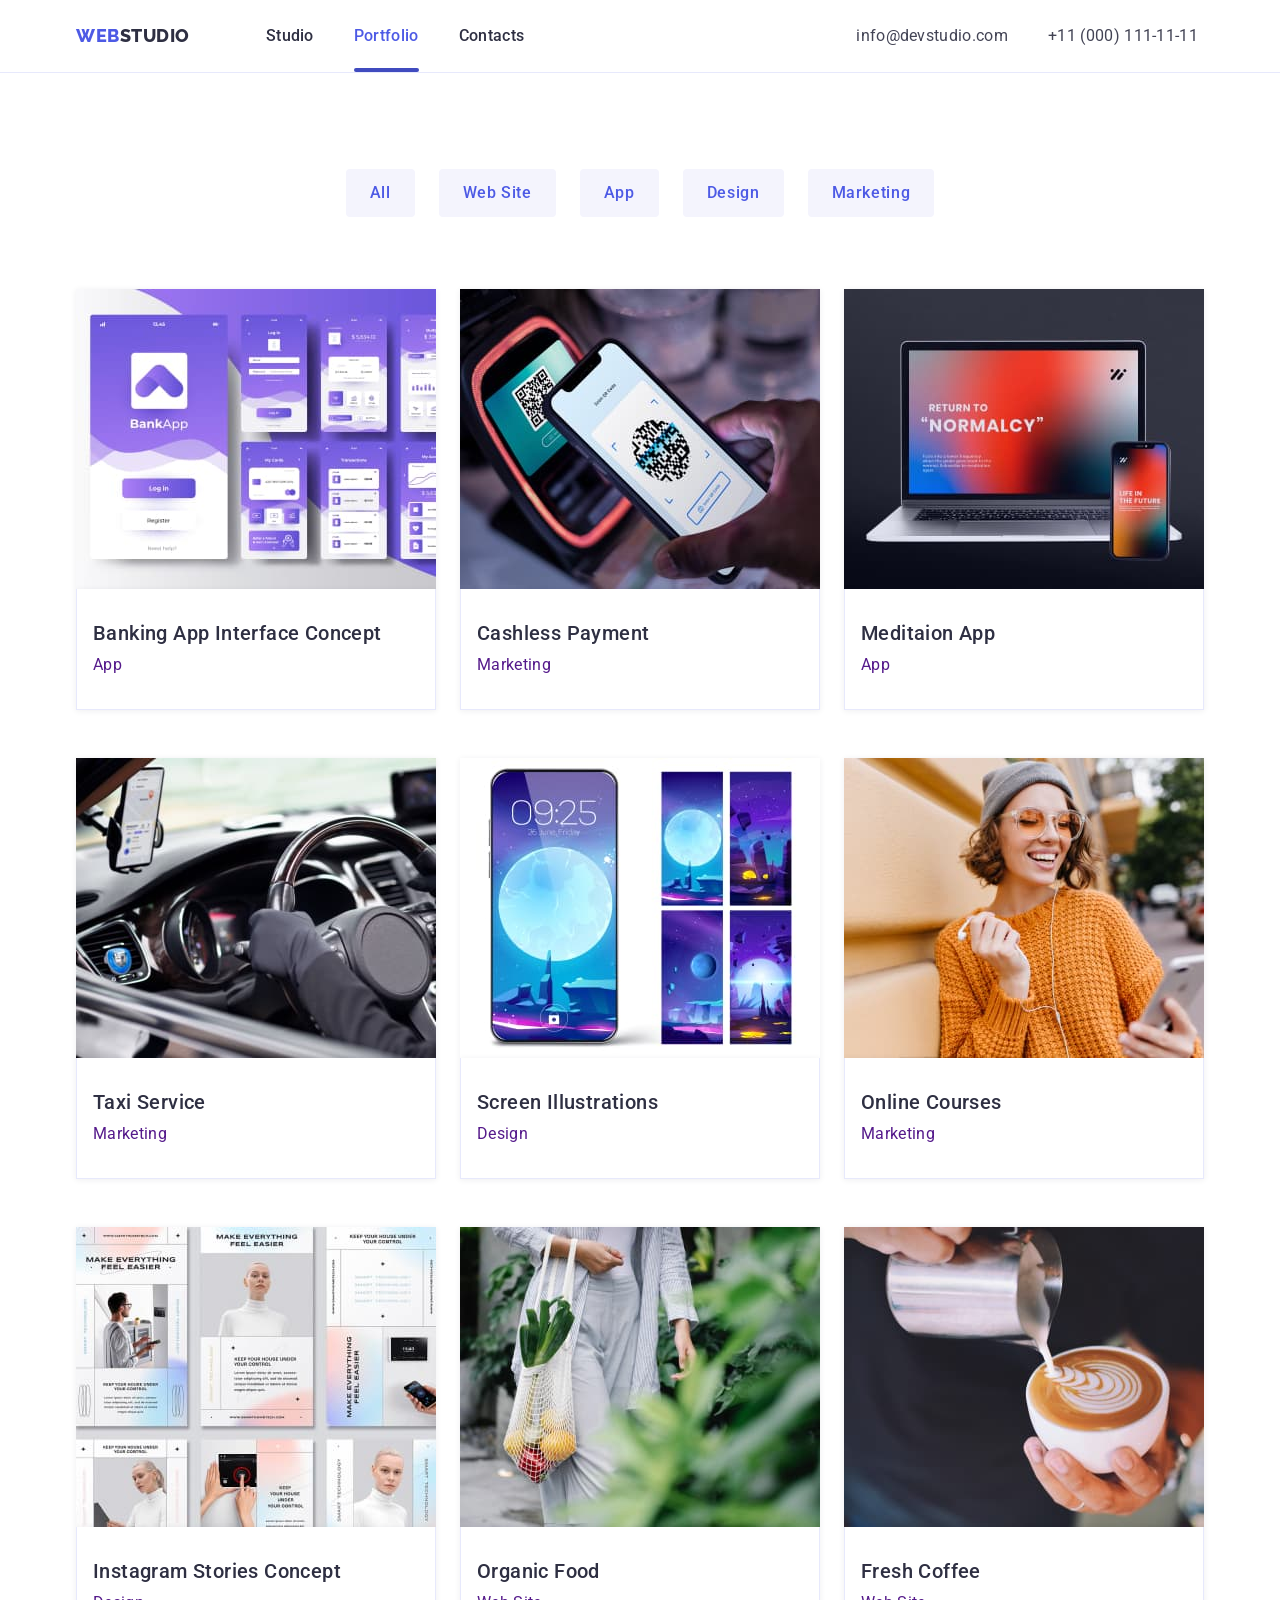
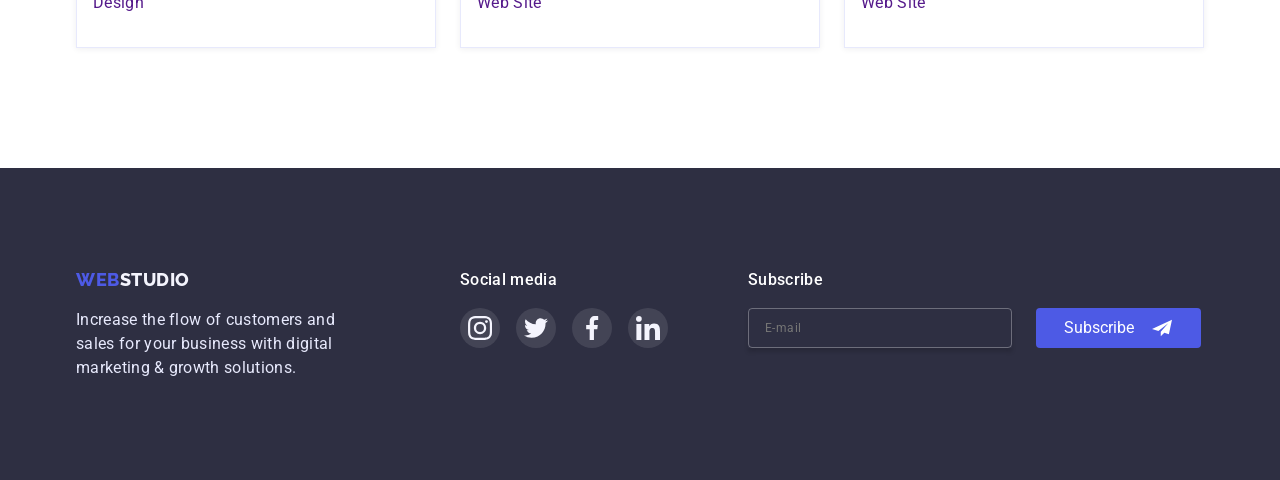
<file: portfolio.html>
<!DOCTYPE html>
<html lang="en">
  <head>
    <meta charset="UTF-8" />
    <meta http-equiv="X-UA-Compatible" content="IE=edge" />
    <meta name="viewport" content="width=device-width, initial-scale=1.0" />
    <title>Portfolio</title>
    <link rel="preconnect" href="https://fonts.googleapis.com" />
    <link rel="preconnect" href="https://fonts.gstatic.com" crossorigin />
    <link
      href="https://fonts.googleapis.com/css2?family=Raleway:wght@800&family=Roboto:wght@400;500;700;900&display=swap"
      rel="stylesheet"
    />
    <link
      rel="stylesheet"
      href="https://cdn.jsdelivr.net/npm/modern-normalize@1.1.0/modern-normalize.min.css"
    />
    <link rel="stylesheet" href="./css/./styles.css" />
  </head>
  <body>
    <header class="header">
      <section>
        <div class="container">
          <div class="header-wrapper">
            <nav class="header-nav">
              <a class="logo" href="./index.html">Web<span class="header-logo">Studio</span></a>
              <ul class="header-list list">
                <li>
                  <a class="header-link link" href="./index.html">Studio</a>
                </li>
                <li>
                  <a class="header-link link current" href="./portfolio.html">Portfolio</a>
                </li>
                <li><a class="header-link link" href="#">Contacts</a></li>
              </ul>
            </nav>
            <ul class="header-contacts list">
              <li
                ><a class="header-contact link" href="mailto:info@devstudio.com"
                  >info@devstudio.com</a
                ></li
              >
              <li
                ><a class="header-contact link" href="tel:+110001111111">+11 (000) 111-11-11</a></li
              >
            </ul>
          </div>
        </div>
      </section>
    </header>
    <main>
      <section class="filter-section">
        <div class="filter-container container">
          <h1 class="visually-hidden">Filter</h1>
          <ul class="filter-list list">
            <li class="filter-item item"
              ><button class="filter-button-one filter-button" type="button">All</button></li
            >
            <li class="filter-item item"
              ><button class="filter-button-two filter-button" type="button">Web Site</button></li
            >
            <li class="filter-item item"
              ><button class="filter-button-three filter-button" type="button">App</button></li
            >
            <li class="filter-item item"
              ><button class="filter-button-four filter-button" type="button">Design</button></li
            >
            <li class="filter-item item"
              ><button class="filter-button-five filter-button" type="button">Marketing</button></li
            >
          </ul>
          <h2 class="visually-hidden">Works</h2>
          <ul class="portfolio-list card-set list">
            <li class="portfolio-item card-set-item item">
              <a class="portfolio-card" href="">
                <div class="portfolio-overlay">
                  <img
                    class="portfolio-overlay-img"
                    src="./images/banking-app.jpg"
                    alt="banking-app"
                    width="360"
                    height="300"
                  />
                  <p class="portfolio-overlay-text"
                    >14 Stylish and User-Friendly App Design Concepts · Task Manager App · Calorie
                    Tracker App · Exotic Fruit Ecommerce App · Cloud Storage App</p
                  >
                </div>
                <div class="portfolio-wrapper">
                  <h3 class="portfolio-title">Banking App Interface Concept</h3>
                  <p class="text">App</p>
                </div>
              </a>
            </li>
            <li class="portfolio-item card-set-item item">
              <a class="portfolio-card" href="">
                <div class="portfolio-overlay">
                  <img
                    class="portfolio-overlay-img"
                    src="./images/cashless-payment.jpg"
                    alt="cashless-payment"
                    width="360"
                    height="300"
                  />
                  <p class="portfolio-overlay-text"
                    >14 Stylish and User-Friendly App Design Concepts · Task Manager App · Calorie
                    Tracker App · Exotic Fruit Ecommerce App · Cloud Storage App</p
                  >
                </div>
                <div class="portfolio-wrapper">
                  <h3 class="portfolio-title">Cashless Payment</h3>
                  <p class="text">Marketing</p>
                </div>
              </a>
            </li>
            <li class="portfolio-item card-set-item item">
              <a class="portfolio-card" href="">
                <div class="portfolio-overlay">
                  <img
                    class="portfolio-overlay-img"
                    src="./images/meditaion-app.jpg"
                    alt="meditaion-app"
                    width="360"
                    height="300"
                  />
                  <p class="portfolio-overlay-text"
                    >14 Stylish and User-Friendly App Design Concepts · Task Manager App · Calorie
                    Tracker App · Exotic Fruit Ecommerce App · Cloud Storage App</p
                  >
                </div>
                <div class="portfolio-wrapper">
                  <h3 class="portfolio-title">Meditaion App</h3>
                  <p class="text">App</p>
                </div>
              </a>
            </li>
            <li class="portfolio-item card-set-item item">
              <a class="portfolio-card" href="">
                <div class="portfolio-overlay">
                  <img
                    class="portfolio-overlay-img"
                    src="./images/taxi-service.jpg"
                    alt="taxi-service"
                    width="360"
                    height="300"
                  />
                  <p class="portfolio-overlay-text"
                    >14 Stylish and User-Friendly App Design Concepts · Task Manager App · Calorie
                    Tracker App · Exotic Fruit Ecommerce App · Cloud Storage App</p
                  >
                </div>
                <div class="portfolio-wrapper">
                  <h3 class="portfolio-title">Taxi Service</h3>
                  <p class="text">Marketing</p>
                </div>
              </a>
            </li>
            <li class="portfolio-item card-set-item item">
              <a class="portfolio-card" href="">
                <div class="portfolio-overlay">
                  <img
                    class="portfolio-overlay-img"
                    src="./images/screen-illustrations.jpg"
                    alt="screen-illustrations"
                    width="360"
                    height="300"
                  />
                  <p class="portfolio-overlay-text"
                    >14 Stylish and User-Friendly App Design Concepts · Task Manager App · Calorie
                    Tracker App · Exotic Fruit Ecommerce App · Cloud Storage App</p
                  >
                </div>
                <div class="portfolio-wrapper">
                  <h3 class="portfolio-title">Screen Illustrations</h3>
                  <p class="text">Design</p>
                </div>
              </a>
            </li>
            <li class="portfolio-item card-set-item item">
              <a class="portfolio-card" href="">
                <div class="portfolio-overlay">
                  <img
                    class="portfolio-overlay-img"
                    src="./images/online-courses.jpg"
                    alt="online-courses"
                    width="360"
                    height="300"
                  />
                  <p class="portfolio-overlay-text"
                    >14 Stylish and User-Friendly App Design Concepts · Task Manager App · Calorie
                    Tracker App · Exotic Fruit Ecommerce App · Cloud Storage App</p
                  >
                </div>
                <div class="portfolio-wrapper">
                  <h3 class="portfolio-title">Online Courses</h3>
                  <p class="text">Marketing</p>
                </div>
              </a>
            </li>
            <li class="portfolio-item card-set-item item">
              <a class="portfolio-card" href="">
                <div class="portfolio-overlay">
                  <img
                    class="portfolio-overlay-img"
                    src="./images/instagram-stories.jpg"
                    alt="instagram-stories"
                    width="360"
                    height="300"
                  />
                  <p class="portfolio-overlay-text"
                    >14 Stylish and User-Friendly App Design Concepts · Task Manager App · Calorie
                    Tracker App · Exotic Fruit Ecommerce App · Cloud Storage App</p
                  >
                </div>
                <div class="portfolio-wrapper">
                  <h3 class="portfolio-title">Instagram Stories Concept</h3>
                  <p class="text">Design</p>
                </div>
              </a>
            </li>
            <li class="portfolio-item card-set-item item">
              <a class="portfolio-card" href="">
                <div class="portfolio-overlay">
                  <img
                    class="portfolio-overlay-img"
                    src="./images/organic-food.jpg"
                    alt="organic-food"
                    width="360"
                    height="300"
                  />
                  <p class="portfolio-overlay-text"
                    >14 Stylish and User-Friendly App Design Concepts · Task Manager App · Calorie
                    Tracker App · Exotic Fruit Ecommerce App · Cloud Storage App</p
                  >
                </div>
                <div class="portfolio-wrapper">
                  <h3 class="portfolio-title">Organic Food</h3>
                  <p class="text">Web Site</p>
                </div>
              </a>
            </li>
            <li class="portfolio-item card-set-item item">
              <a class="portfolio-card" href="">
                <div class="portfolio-overlay">
                  <img
                    class="portfolio-overlay-img"
                    src="./images/fresh-coffee.jpg"
                    alt="fresh-coffee"
                    width="360"
                    height="300"
                  />
                  <p class="portfolio-overlay-text"
                    >14 Stylish and User-Friendly App Design Concepts · Task Manager App · Calorie
                    Tracker App · Exotic Fruit Ecommerce App · Cloud Storage App</p
                  >
                </div>
                <div class="portfolio-wrapper">
                  <h3 class="portfolio-title">Fresh Coffee</h3>
                  <p class="text">Web Site</p>
                </div>
              </a>
            </li>
          </ul>
        </div>
      </section>
    </main>
    <footer class="footer">
      <div class="footer-info container">
        <div class="footer-wrapper">
          <a class="logo-footer logo" href="./index.html"
            >Web<span class="footer-logo">Studio</span></a
          >
          <p class="footer-text text">
            Increase the flow of customers and sales for your business with digital marketing &
            growth solutions.
          </p>
        </div>
        <div class="footer-social-media">
          <p class="footer-social-text">Social media</p>
          <ul class="footer-socials-list">
            <li class="footer-socials socials-item">
              <a
                class="footer-socials-link socials-link link"
                href="https://instagram.com"
                aria-label="Instagram"
                target="_blank"
                rel="noopener noreferrer"
              >
                <svg class="socials-icon" width="24" height="24">
                  <use href="./images/icons.svg#icon-instagram"></use>
                </svg>
              </a>
            </li>
            <li class="footer-socials socials-item">
              <a
                class="footer-socials-link socials-link link"
                href="https://twitter.com"
                aria-label="Twitter"
                target="_blank"
                rel="noopener noreferrer"
              >
                <svg class="socials-icon" width="24" height="24">
                  <use href="./images/icons.svg#icon-twitter"></use>
                </svg>
              </a>
            </li>
            <li class="footer-socials socials-item">
              <a
                class="footer-socials-link socials-link link"
                href="https://facebook.com"
                aria-label="Facebook"
                target="_blank"
                rel="noopener noreferrer"
              >
                <svg class="socials-icon" width="24" height="24">
                  <use href="./images/icons.svg#icon-facebook"></use>
                </svg>
              </a>
            </li>
            <li class="footer-socials socials-item">
              <a
                class="footer-socials-link socials-link link"
                href="https://www.linkedin.com"
                aria-label="Linkedin"
                target="_blank"
                rel="noopener noreferrer"
              >
                <svg class="socials-icon" width="24" height="24">
                  <use href="./images/icons.svg#icon-linkedin"></use>
                </svg>
              </a>
            </li>
          </ul>
        </div>
        <form class="subscribe-feedback" name="footer-feedback">
          <p class="subscribe-feedback-title">Subscribe</p>
          <div class="subscribe-wrapper">
            <label class="subscribe-feedback-label" for="user_email">
              <input
                class="subscribe-feedback-input"
                type="email"
                name="user_email"
                placeholder="E-mail"
              />
            </label>
            <button class="subscribe-feedback-button button" type="submit">
              Subscribe
              <svg class="subscribe-feedback-icon" width="24" height="20">
                <use href="./images/icons.svg#icon-plane"></use>
              </svg>
            </button>
          </div>
        </form>
      </div>
    </footer>
  </body>
</html>
</file>
<file: css/styles.css>
:root {
  --color-iris: #4d5ae5;
  --color-primary: #2e2f42;
  --color-secondary: #434455;
  --color-light: #ffffff;
  --color-invert: #f4f4fd;
  --color-accent: #e7e9fc;
  --color-ocean: #404bbf;
  --color-success: #31d0aa;
  --color-helper-text: #8e8f99;
  --color-footer-icon: rgba(100%, 100%, 100%, 10%);
  --background-color-modal: #2e2f4266;
  --background-modal-window: #fcfcfc;

  /*-----------------FONT-FAMILY----------------- */
  --font-primary: 'Roboto', sans-serif;
  --font-secondary: 'Raleway', sans-serif;
  /* ----------------OTHERS---------------------- */
  --indent: 24px;
  --items: 3;
  --timing: 250ms;
  --timing-function: cubic-bezier(0.4, 0, 0.2, 1);
}

h1,
h2,
h3,
h4,
h5,
h6,
p {
  margin: 0;
}
img {
  display: block;
  max-width: 100%;
  height: auto;
}
.button {
  font-family: inherit;
  display: block;
  cursor: pointer;
  border: none;
  border-radius: 4px;
}

ol,
ul {
  list-style: none;
  margin: 0;
  padding-left: 0;
}
a {
  text-decoration: none;
}

input,
textarea {
  outline: none;
  border: none;
  border: solid 1px #ffffff4d;
  border-radius: 4px;
}
body {
  font-family: var(--font-primary);
  color: var(--color-secondary);
}
.link {
  text-decoration: none;
}
.text {
  font-size: 16px;
  line-height: 1.5;
  letter-spacing: 0.02em;
}

.card-set {
  display: flex;
  flex-wrap: wrap;
  gap: var(--indent);
  padding-left: 0;
}
.card-set-item {
  flex-basis: calc((100% - (var(--indent) * (var(--items)- 1))) / var(--items));
}
.container {
  max-width: 1158px;
  padding: 0 15px;
  margin: 0 auto;
  /* outline: 2px solid red; */
}
.section {
  max-width: 1128px;
  padding: 120px 0;
  margin-left: auto;
  margin-right: auto;
}

/*-----------------HEADER----------------- */
.header {
  border-bottom: 1px solid var(--color-accent);
}
.header-wrapper {
  display: flex;
  align-items: center;
  margin-left: auto;
  margin-right: auto;
}
.header-nav {
  display: flex;
  align-items: center;
  margin-right: 332px;
}
.logo {
  font-family: var(--font-secondary);
  font-weight: 800;
  font-size: 18px;
  line-height: 1.33;
  color: var(--color-iris);
  text-decoration: none;
  text-transform: uppercase;
  letter-spacing: 0.03em;
  margin-right: 76px;
}
.header-logo {
  color: var(--color-primary);
}
.header-list {
  display: flex;
  gap: 40px;
  padding-left: 0;
}
.header-link {
  font-weight: 500;
  color: var(--color-primary);
  font-size: 16px;
  line-height: 1.5;
  letter-spacing: 0.02em;
  display: block;
  padding-top: 24px;
  padding-bottom: 24px;
  transition-property: color;
  transition-duration: var(--timing);
  transition-timing-function: var(--timing-function);
}
.current {
  color: var(--color-iris);
  position: relative;
  transition-property: background-color;
  transition-duration: var(--timing);
  transition-timing-function: var(--timing-function);
}
.current::after {
  content: '';
  position: absolute;
  display: block;
  width: 100%;
  height: 4px;
  background-color: var(--color-ocean);
  border-radius: 2px;
  bottom: 0;
}
.link:hover,
.link:focus {
  color: var(--color-ocean);
}
.header-contacts {
  display: flex;
  gap: 40px;
  padding: 0;
}
.header-contact {
  font-weight: 400;
  color: var(--color-secondary);
  font-size: 16px;
  line-height: 1.5;
  letter-spacing: 0.02em;
  padding-top: 24px;
  padding-bottom: 24px;
  transition-property: color;
  transition-duration: var(--timing);
  transition-timing-function: var(--timing-function);
}

/*-----------------MAIN----------------- */
.hero-section {
  max-width: 1440px;
  height: 600px;
  margin-left: auto;
  margin-right: auto;
  background-color: var(--color-primary);
  padding-top: 188px;
  padding-bottom: 188px;
  background-image: linear-gradient(to right, rgba(46, 47, 66, 0.7), rgba(46, 47, 66, 0.7)),
    url('../images/hero.jpg');
  background-repeat: no-repeat;
  background-position: center;
  background-size: cover;
}
.hero-title {
  text-align: center;
  width: 496px;
  font-weight: 700;
  font-size: 56px;
  line-height: 1.071;
  color: var(--color-light);
  letter-spacing: 0.02em;
  margin-left: auto;
  margin-right: auto;
  margin-bottom: 48px;
}

.hero-button {
  display: flex;
  border-radius: 4px;
  border: none;
  background-color: var(--color-iris);
  cursor: pointer;
  color: var(--color-light);
  font-weight: 500;
  font-size: 16px;
  line-height: 1.5;
  letter-spacing: 0.04em;
  margin-left: auto;
  margin-right: auto;
  padding: 16px 32px;
  transition-property: background-color;
  transition-duration: var(--timing);
  transition-timing-function: var(--timing-function);
}
.hero-button:hover,
.hero-button:focus {
  background-color: var(--color-ocean);
}
.visually-hidden {
  position: absolute;
  width: 1px;
  height: 1px;
  margin: -1px;
  border: 0;
  padding: 0;
  white-space: nowrap;
  clip-path: inset(100%);
  clip: rect(0 0 0 0);
  overflow: hidden;
}
.advantages-section {
  padding: 120px 0;
}
.advantages-list {
  display: flex;
  gap: var(--indent);
}
.advantages-item {
  padding-left: 0;
  width: 264px;
}
.advantages-title {
  font-weight: 500;
  font-size: 20px;
  line-height: 1.2;
  color: var(--color-primary);
  letter-spacing: 0.02em;
  margin: 0;
  margin-bottom: 8px;
}
.advantages-wrapper {
  display: flex;
  justify-content: center;
  align-items: center;
  width: 264px;
  height: 112px;
  border-radius: 4px;
  background-color: var(--color-invert);
  margin-bottom: 8px;
}
.work-section {
  padding-bottom: 120px;
}
.work-wrapper {
  width: 1128px;
  margin: 0 156px 130px 156px;
}
.work-title {
  font-weight: 700;
  font-size: 36px;
  line-height: 1.111;
  color: var(--color-primary);
  letter-spacing: 0.02em;
  margin-bottom: 72px;
  text-align: center;
}
.work-list {
  display: flex;
  gap: var(--indent);
  padding: 0;
}
.team-section {
  background-color: var(--color-invert);
  padding-bottom: 120px;
  padding-top: 120px;
}
.team-title {
  font-weight: 700;
  font-size: 36px;
  line-height: 1.111;
  color: var(--color-primary);
  letter-spacing: 0.02em;
  margin: 0;
  margin-bottom: 72px;
  text-align: center;
}
.team-list {
  --items: 4;
}
.team-item {
  background-color: var(--color-light);
  border-radius: 0 0 4px 4px;
  border: 1px solid var(--color-accent);
  border-top: none;
  max-width: 264px;
}
.person-wrapper {
  text-align: center;
  padding: 32px 0;
}
.team-person {
  font-weight: 500;
  font-size: 20px;
  line-height: 1.2;
  color: var(--color-primary);
  letter-spacing: 0.02em;
  margin-bottom: 8px;
}
.team-text {
  margin-bottom: 8px;
}
.socials-list {
  display: flex;
  justify-content: center;
  align-items: center;
  gap: 24px;
}
.socials-link {
  display: flex;
  justify-content: center;
  align-items: center;
  width: 40px;
  height: 40px;
  background-color: var(--color-iris);
  border-radius: 50%;
  color: var(--color-invert);
  transition-property: background-color;
  transition-duration: var(--timing);
  transition-timing-function: var(--timing-function);
}
.socials-link:hover,
.socials-link:focus {
  background-color: var(--color-ocean);
}
.customers-title {
  font-family: var(--font-primary);
  font-weight: 700;
  font-size: 36px;
  line-height: 1.11;
  letter-spacing: 0.02em;
  text-align: center;
  margin-bottom: 72px;
}
.customers-list {
  display: flex;
  gap: 24px;
}
.customers-link {
  display: flex;
  justify-content: center;
  align-items: center;
  border: 1px solid currentColor;
  border-radius: 4px;
  width: 168px;
  height: 88px;
  color: var(--color-helper-text);
  transition-property: color;
  transition-duration: var(--timing);
  transition-timing-function: var(--timing-function);
}
.customers-link:hover,
.customers-link:focus {
  color: var(--color-ocean);
}
.customers-icon {
  fill: currentColor;
}
/*-----------------FOOTER----------------- */
.footer {
  background-color: var(--color-primary);
  padding: 100px 0;
}
.logo-footer {
  margin: 0;
}
.footer-logo {
  color: var(--color-invert);
}
.footer-text {
  width: 264px;
  color: var(--color-accent);
  margin-top: 16px;
}
.footer-info {
  display: flex;
}
.footer-social-media {
  margin-left: 120px;
}
.footer-social-text {
  font-family: var(--font-primary);
  font-weight: 500;
  font-size: 16px;
  line-height: 1.5;
  letter-spacing: 0.02em;
  color: var(--color-light);
  margin-bottom: 16px;
}
.footer-socials-list {
  display: flex;
  gap: 16px;
  width: 208px;
}
.footer-socials-link {
  color: rgba(#fff, 0.1);
  background-color: var(--color-footer-icon);
  transition-property: background-color;
  transition-duration: var(--timing);
  transition-timing-function: var(--timing-function);
}
.footer-socials-link:hover,
.footer-socials-link:focus {
  background-color: var(--color-success);
}
.subscribe-feedback {
  margin-left: 80px;
}
.subscribe-feedback-title {
  font-family: var(--font-primary);
  font-weight: 500;
  font-size: 16px;
  line-height: 1.5;
  letter-spacing: 0.02em;
  color: var(--color-light);
  margin-bottom: 16px;
}
.subscribe-wrapper {
  display: flex;
  justify-content: center;
}
.subscribe-feedback-label {
  margin-right: 24px;
  box-shadow: 0px 4px 4px 0px #00000026;
}
.subscribe-feedback-input {
  width: 264px;
  height: 40px;
  padding: 8px 16px;
  background-color: transparent;
  color: #ffffff99;
  font-size: 12px;
  line-height: 2;
  letter-spacing: 0.04em;
}
.subscribe-feedback-button {
  display: flex;
  justify-content: center;
  align-items: center;
  gap: 16px;
  width: 165px;
  height: 40px;
  color: var(--color-light);
  background-color: var(--color-iris);
}
.subscribe-feedback-icon {
  fill: currentColor;
}
/* ----------------STUDIO------------------- */
/* ---------------PORTFOLIO----------------- */
.filter-section {
  padding-top: 96px;
}
.filter-list {
  display: flex;
  justify-content: center;
  gap: 24px;
  margin-bottom: 72px;
}

.filter-button {
  border-radius: 4px;
  border: var(--color-accent);
  cursor: pointer;
  background-color: var(--color-invert);
  font-weight: 500;
  font-size: 16px;
  line-height: 1.5;
  color: var(--color-iris);
  letter-spacing: 0.04em;
  padding: 12px 24px;
  transition-property: background-color, color, box-shadow;
  transition-duration: var(--timing);
  transition-timing-function: var(--timing-function);
}
.filter-button:hover,
.filter-button:focus {
  background-color: var(--color-ocean);
  color: var(--color-light);
  box-shadow: 0px 2px 2px 0px #0000001f, 0px 2px 1px 0px #00000014, 0px 3px 1px 0px #0000001a;
}
.portfolio-title {
  max-width: 360px;
  font-weight: 500;
  font-size: 20px;
  line-height: 1.2;
  color: var(--color-primary);
  letter-spacing: 0.02em;
  margin-bottom: 8px;
}
.portfolio-list {
  row-gap: 48px;
  column-gap: 24px;
  margin-bottom: 120px;
}
.portfolio-item {
  max-width: 360px;
}
.portfolio-card {
  display: block;
  box-shadow: 0px 1px 6px 0px #2e2f4214;
  transition-property: box-shadow;
  transition-duration: var(--timing);
  transition-timing-function: var(--timing-function);
}
.portfolio-card:hover,
.portfolio-card:focus {
  box-shadow: 0px 2px 1px 0px #2e2f4214, 0px 1px 1px 0px #2e2f4229, 0px 1px 6px 0px #2e2f4214;
}
.portfolio-card:hover .portfolio-overlay-text,
.portfolio-card:focus .portfolio-overlay-text {
  box-shadow: 0px 2px 1px 0px #2e2f4214, 0px 1px 1px 0px #2e2f4229, 0px 1px 6px 0px #2e2f4214;
  transform: translate(0, 0);
}
.portfolio-overlay {
  position: relative;
  overflow: hidden;
}
.portfolio-overlay-text {
  position: absolute;
  top: 0;
  left: 0;
  width: 100%;
  height: 100%;
  font-weight: 400;
  font-size: 16px;
  line-height: 1.5;
  letter-spacing: 0.02em;
  padding: 40px 32px 164px;
  background-color: var(--color-iris);
  color: var(--color-invert);
  transform: translateY(100%);
  box-shadow: 0px 1px 6px 0px #2e2f4214;
  transition-property: box-shadow, transform;
  transition-duration: var(--timing);
  transition-timing-function: var(--timing-function);
}

.portfolio-wrapper {
  padding-top: 32px;
  padding-bottom: 32px;
  padding-left: 16px;
  border: 1px solid var(--color-accent);
  border-top: none;
}
/* ---------Modal Window---------- */
.backdrop {
  position: fixed;
  top: 0;
  left: 0;
  width: 100%;
  height: 100%;
  background-color: var(--background-color-modal);
  transition-property: opacity, visibility;
  transition-duration: var(--timing);
  transition-timing-function: var(--timing-function);
}
.backdrop.is-hidden {
  opacity: 0;
  visibility: hidden;
  pointer-events: none;
}
.modal {
  position: absolute;
  top: 50%;
  left: 50%;
  transform: translateX(-50%) translateY(-50%);
  width: 408px;
  height: 584px;
  background-color: var(--background-modal-window);
  border-radius: 4px;
  box-shadow: 0px 2px 1px 0px #00000033, 0px 1px 3px 0px #0000001f, 0px 1px 1px 0px #00000024;
  transition-property: transform, opacity;
  transition-duration: var(--timing);
  transition-timing-function: var(--timing-function);
  transition-delay: var(--timing);
  padding: 72px 24px 24px 24px;
}
.backdrop.is-hidden .modal {
  transform: translateX(-50%) translateY(-100%);
  opacity: 0;
  transition-delay: var(--timing);
}
.modal-button {
  display: flex;
  justify-content: center;
  align-items: center;
  position: absolute;
  top: 24px;
  right: 24px;
  width: 24px;
  height: 24px;
  background-color: transparent;
  border: 1px solid #0000001a;
  box-shadow: 0px 2px 1px 0px #00000033, 0px 1px 1px 0px #00000024, 0px 1px 3px 0px #0000001f;
  border-radius: 50%;
  padding: 0;
  cursor: pointer;
  transition-property: fill, background-color;
  transition-duration: var(--timing);
  transition-timing-function: var(--timing-function);
}
.modal-button:hover,
.modal-button:focus {
  fill: var(--color-light);
  background-color: var(--color-ocean);
}
.modal-title {
  display: block;
  margin-bottom: 16px;
  font-weight: 500;
  font-size: 16px;
  line-height: 1.5;
  letter-spacing: 0.02em;
  text-align: center;
  color: var(--color-primary);
}
/* -------------------FORM---------------- */
.modal-feedback-form {
  min-height: 456px;
}
.modal-feedback-label {
  display: block;
  font-size: 12px;
  line-height: 1.333;
  letter-spacing: 0.04em;
  color: var(--color-helper-text);
  margin-bottom: 4px;
}
.modal-feedback-group {
  position: relative;
  margin-bottom: 8px;
}
.modal-feedback-input {
  display: block;
  width: 100%;
  height: 40px;
  border: 1px solid #21212133;
  padding-left: 38px;
  padding-right: 38px;
  transition-property: border-color;
  transition-duration: var(--timing);
  transition-timing-function: var(--timing-function);
}

.modal-feedback-input:focus {
  border-color: var(--color-iris);
}
.modal-feedback-icon {
  position: absolute;
  top: 50%;
  left: 16px;
  transform: translateY(-50%);
  pointer-events: none;
  transition-property: fill;
  transition-duration: var(--timing);
  transition-timing-function: var(--timing-function);
}

.modal-feedback-input:focus + .modal-feedback-icon {
  fill: var(--color-iris);
}
.modal-feedback-comment {
  display: block;
  width: 100%;
  height: 120px;
  border: 1px solid #21212133;
  padding: 8px 16px;
  resize: none;
  margin-bottom: 16px;
  transition-property: border-color;
  transition-duration: var(--timing);
  transition-timing-function: var(--timing-function);
}

.modal-feedback-comment:focus {
  border-color: var(--color-iris);
}
.modal-feedback-agreement {
  display: flex;
  justify-content: center;
  align-items: center;
  gap: 8px;
  margin-bottom: 24px;
}
.modal-feedback-checkbox {
  appearance: none;
  width: 16px;
  height: 16px;
  border: 2px solid var(--color-primary);
  border-radius: 2px;
  background-image: url("data:image/svg+xml,%3Csvg xmlns='http://www.w3.org/2000/svg' viewBox='0 0 512 512'%3E%3Cpath d='M470.6 105.4c12.5 12.5 12.5 32.8 0 45.3l-256 256c-12.5 12.5-32.8 12.5-45.3 0l-128-128c-12.5-12.5-12.5-32.8 0-45.3s32.8-12.5 45.3 0L192 338.7 425.4 105.4c12.5-12.5 32.8-12.5 45.3 0z' fill='%23fff'/%3E%3C/svg%3E");
  background-repeat: no-repeat;
  background-position: center;
  transition-property: background-color, border-color;
  transition-duration: var(--timing);
  transition-timing-function: var(--timing-function);
}
.modal-feedback-checkbox:checked {
  background-color: var(--color-ocean);
  border-color: var(--color-ocean);
}

.modal-feedback-wrapper {
  user-select: none;
  font-size: 12px;
  line-height: 1.333;
  letter-spacing: 0.04em;
}
.modal-feedback-link {
  color: var(--color-iris);
  text-decoration: underline;
}
.modal-feedback-button {
  display: block;
  min-width: 169px;
  height: 56px;
  font-weight: 500;
  font-size: 16px;
  line-height: 1.5;
  letter-spacing: 0.04em;
  border-radius: 4px;
  background-color: var(--color-iris);
  color: var(--color-light);
  border: none;
  box-shadow: 0px 4px 4px 0px #00000026;
  margin: 0 auto;
  cursor: pointer;
}
</file>
